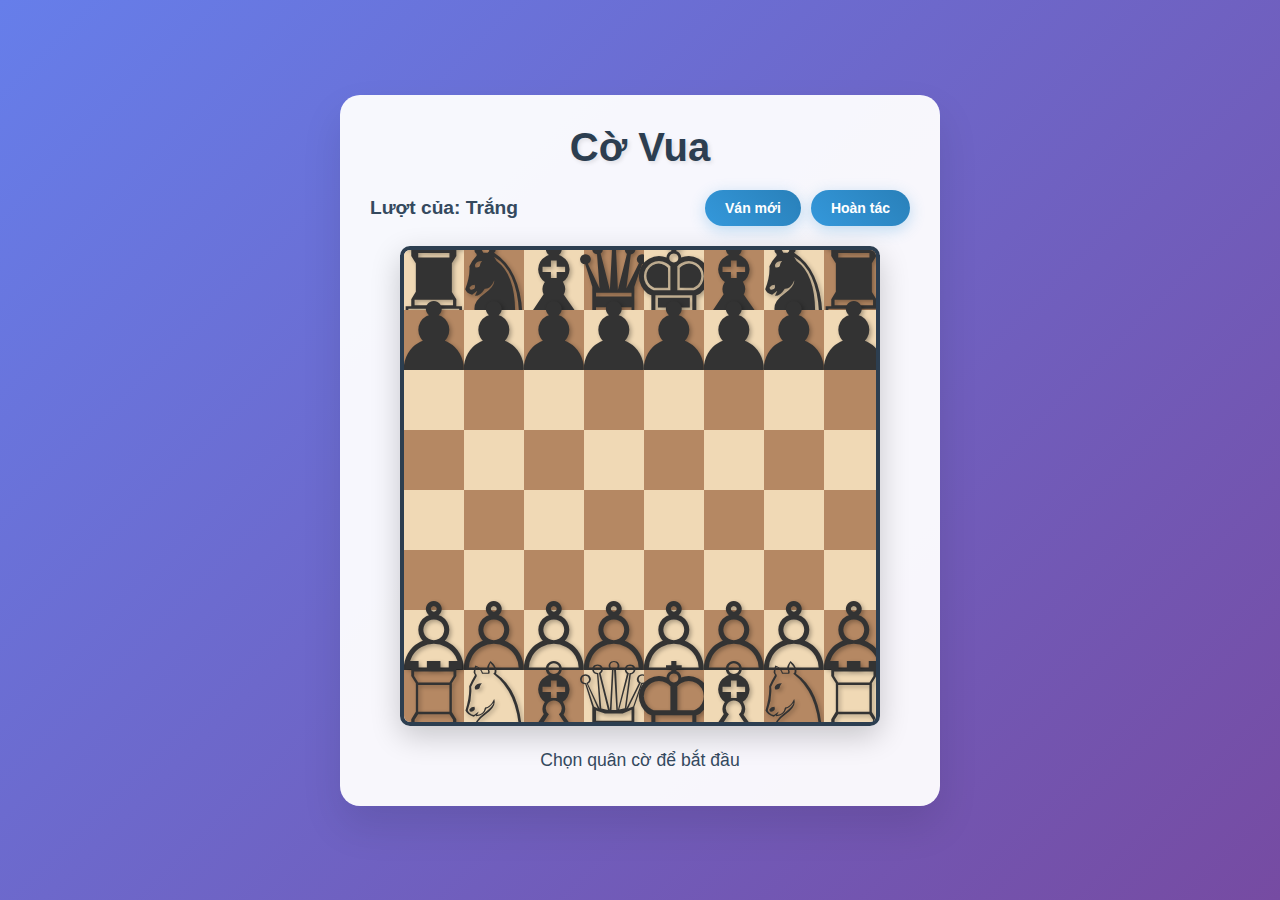
<file: index.html>
<!DOCTYPE html>
<html lang="vi">
<head>
    <meta charset="UTF-8">
    <meta name="viewport" content="width=device-width, initial-scale=1.0">
    <title>Cờ Vua</title>
    <link rel="stylesheet" href="style.css">
</head>
<body>
    <div class="container">
        <h1>Cờ Vua</h1>
        <div class="game-info">
            <div class="player-info">
                <span id="current-player">Lượt của: Trắng</span>
            </div>
            <div class="game-controls">
                <button id="new-game">Ván mới</button>
                <button id="undo-move">Hoàn tác</button>
            </div>
        </div>
        <div class="chess-board" id="chess-board">
            <!-- Chess board will be generated by JavaScript -->
        </div>
        <div class="game-status" id="game-status">
            <p>Chọn quân cờ để bắt đầu</p>
        </div>
    </div>
    <script src="script.js"></script>
</body>
</html>
</file>
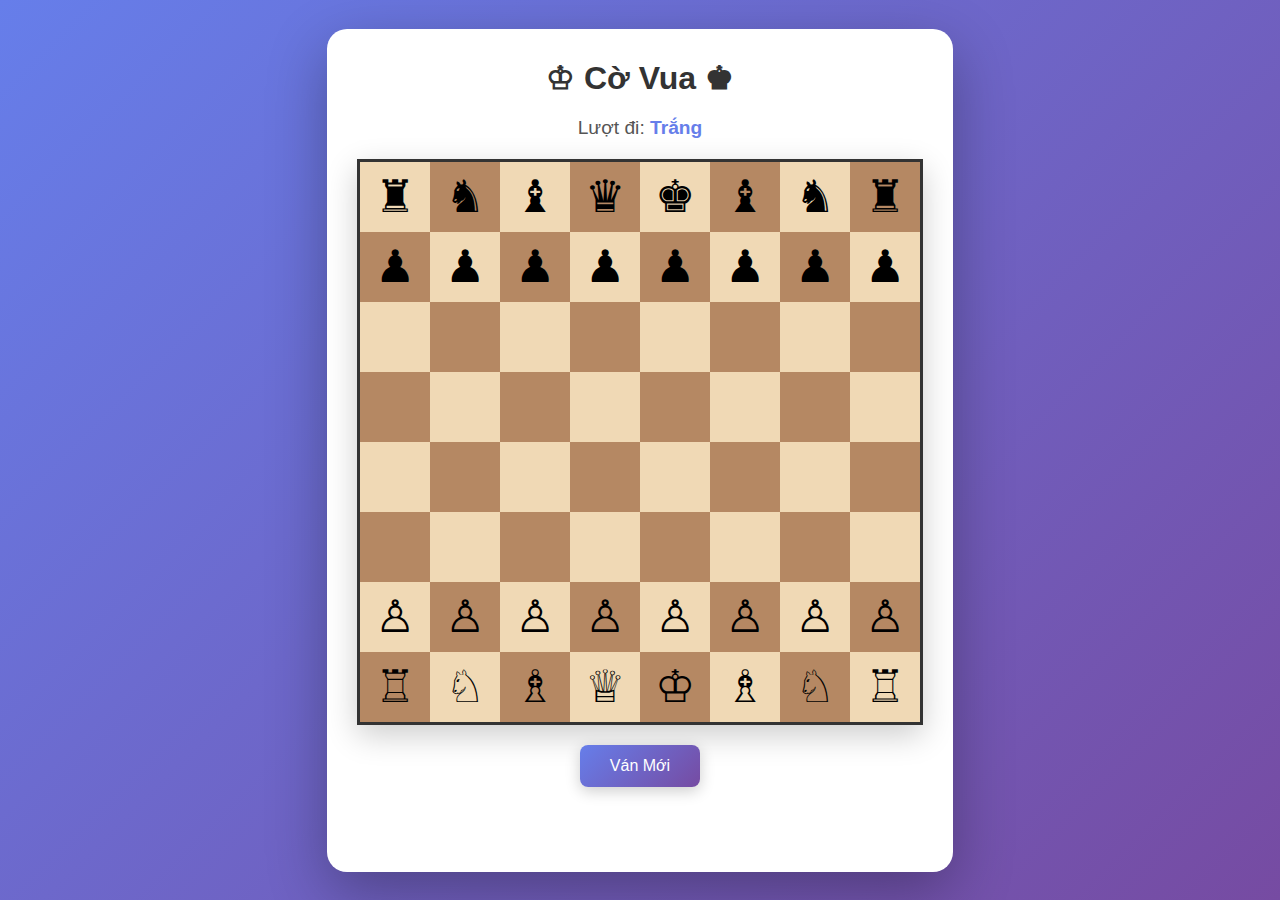
<file: chess.html>
<!DOCTYPE html>
<html lang="vi">
<head>
    <meta charset="UTF-8">
    <meta name="viewport" content="width=device-width, initial-scale=1.0">
    <title>Cờ Vua - Chess Game</title>
    <style>
        * {
            margin: 0;
            padding: 0;
            box-sizing: border-box;
        }

        body {
            font-family: 'Segoe UI', Tahoma, Geneva, Verdana, sans-serif;
            display: flex;
            justify-content: center;
            align-items: center;
            min-height: 100vh;
            background: linear-gradient(135deg, #667eea 0%, #764ba2 100%);
            padding: 20px;
        }

        .container {
            background: white;
            border-radius: 20px;
            padding: 30px;
            box-shadow: 0 20px 60px rgba(0, 0, 0, 0.3);
        }

        h1 {
            text-align: center;
            color: #333;
            margin-bottom: 20px;
            font-size: 2em;
        }

        .game-info {
            text-align: center;
            margin-bottom: 20px;
            font-size: 1.2em;
            color: #555;
        }

        .turn-indicator {
            font-weight: bold;
            color: #667eea;
        }

        .chessboard {
            display: grid;
            grid-template-columns: repeat(8, 70px);
            grid-template-rows: repeat(8, 70px);
            border: 3px solid #333;
            box-shadow: 0 10px 30px rgba(0, 0, 0, 0.2);
            margin: 0 auto;
        }

        .square {
            width: 70px;
            height: 70px;
            display: flex;
            justify-content: center;
            align-items: center;
            font-size: 45px;
            cursor: pointer;
            transition: all 0.2s ease;
            user-select: none;
        }

        .square.light {
            background-color: #f0d9b5;
        }

        .square.dark {
            background-color: #b58863;
        }

        .square:hover {
            opacity: 0.8;
            transform: scale(1.05);
        }

        .square.selected {
            background-color: #7fc97f !important;
            box-shadow: inset 0 0 0 3px #4a9d4a;
        }

        .square.valid-move {
            background-color: #90ee90 !important;
            position: relative;
        }

        .square.valid-move::after {
            content: '';
            position: absolute;
            width: 20px;
            height: 20px;
            background-color: rgba(0, 128, 0, 0.5);
            border-radius: 50%;
        }

        .square.valid-move.has-piece::after {
            width: 60px;
            height: 60px;
            background-color: transparent;
            border: 3px solid rgba(255, 0, 0, 0.6);
            border-radius: 50%;
        }

        .controls {
            margin-top: 20px;
            text-align: center;
        }

        .btn {
            padding: 12px 30px;
            font-size: 16px;
            border: none;
            border-radius: 8px;
            background: linear-gradient(135deg, #667eea 0%, #764ba2 100%);
            color: white;
            cursor: pointer;
            transition: transform 0.2s ease;
            box-shadow: 0 4px 15px rgba(0, 0, 0, 0.2);
        }

        .btn:hover {
            transform: translateY(-2px);
            box-shadow: 0 6px 20px rgba(0, 0, 0, 0.3);
        }

        .btn:active {
            transform: translateY(0);
        }

        .message {
            margin-top: 15px;
            padding: 10px;
            border-radius: 8px;
            font-weight: bold;
            text-align: center;
            min-height: 40px;
        }

        .message.check {
            background-color: #ffe4e1;
            color: #dc143c;
        }

        .message.checkmate {
            background-color: #ffd700;
            color: #8b0000;
            font-size: 1.3em;
        }
    </style>
</head>
<body>
    <div class="container">
        <h1>♔ Cờ Vua ♚</h1>
        <div class="game-info">
            Lượt đi: <span class="turn-indicator" id="turn">Trắng</span>
        </div>
        <div class="chessboard" id="chessboard"></div>
        <div class="controls">
            <button class="btn" onclick="resetGame()">Ván Mới</button>
        </div>
        <div class="message" id="message"></div>
    </div>

    <script>
        // Unicode chess pieces
        const pieces = {
            'K': '♔', 'Q': '♕', 'R': '♖', 'B': '♗', 'N': '♘', 'P': '♙',  // White pieces
            'k': '♚', 'q': '♛', 'r': '♜', 'b': '♝', 'n': '♞', 'p': '♟'   // Black pieces
        };

        // Initial chess board setup (FEN-like notation)
        let board = [
            ['r', 'n', 'b', 'q', 'k', 'b', 'n', 'r'],
            ['p', 'p', 'p', 'p', 'p', 'p', 'p', 'p'],
            ['', '', '', '', '', '', '', ''],
            ['', '', '', '', '', '', '', ''],
            ['', '', '', '', '', '', '', ''],
            ['', '', '', '', '', '', '', ''],
            ['P', 'P', 'P', 'P', 'P', 'P', 'P', 'P'],
            ['R', 'N', 'B', 'Q', 'K', 'B', 'N', 'R']
        ];

        let currentTurn = 'white'; // 'white' or 'black'
        let selectedSquare = null;
        let validMoves = [];

        function initBoard() {
            const chessboard = document.getElementById('chessboard');
            chessboard.innerHTML = '';

            for (let row = 0; row < 8; row++) {
                for (let col = 0; col < 8; col++) {
                    const square = document.createElement('div');
                    square.className = `square ${(row + col) % 2 === 0 ? 'light' : 'dark'}`;
                    square.dataset.row = row;
                    square.dataset.col = col;
                    square.textContent = pieces[board[row][col]] || '';
                    square.addEventListener('click', () => handleSquareClick(row, col));
                    chessboard.appendChild(square);
                }
            }
        }

        function handleSquareClick(row, col) {
            const piece = board[row][col];
            
            // If a square is already selected
            if (selectedSquare) {
                // Check if this is a valid move
                if (validMoves.some(move => move.row === row && move.col === col)) {
                    // Make the move
                    board[row][col] = board[selectedSquare.row][selectedSquare.col];
                    board[selectedSquare.row][selectedSquare.col] = '';
                    
                    // Switch turn
                    currentTurn = currentTurn === 'white' ? 'black' : 'white';
                    updateTurnIndicator();
                    
                    // Clear selection
                    clearSelection();
                    initBoard();
                } else {
                    // Try to select new piece
                    clearSelection();
                    if (piece && isCorrectTurn(piece)) {
                        selectSquare(row, col);
                    }
                }
            } else {
                // Select a piece if it belongs to current player
                if (piece && isCorrectTurn(piece)) {
                    selectSquare(row, col);
                }
            }
        }

        function isCorrectTurn(piece) {
            if (currentTurn === 'white') {
                return piece === piece.toUpperCase();
            } else {
                return piece === piece.toLowerCase();
            }
        }

        function selectSquare(row, col) {
            selectedSquare = { row, col };
            validMoves = getValidMoves(row, col);
            
            // Highlight selected square
            const squares = document.querySelectorAll('.square');
            const index = row * 8 + col;
            squares[index].classList.add('selected');
            
            // Highlight valid moves
            validMoves.forEach(move => {
                const moveIndex = move.row * 8 + move.col;
                squares[moveIndex].classList.add('valid-move');
                if (board[move.row][move.col]) {
                    squares[moveIndex].classList.add('has-piece');
                }
            });
        }

        function clearSelection() {
            selectedSquare = null;
            validMoves = [];
            document.querySelectorAll('.square').forEach(sq => {
                sq.classList.remove('selected', 'valid-move', 'has-piece');
            });
        }

        function getValidMoves(row, col) {
            const piece = board[row][col].toLowerCase();
            let moves = [];

            switch(piece) {
                case 'p':
                    moves = getPawnMoves(row, col);
                    break;
                case 'r':
                    moves = getRookMoves(row, col);
                    break;
                case 'n':
                    moves = getKnightMoves(row, col);
                    break;
                case 'b':
                    moves = getBishopMoves(row, col);
                    break;
                case 'q':
                    moves = getQueenMoves(row, col);
                    break;
                case 'k':
                    moves = getKingMoves(row, col);
                    break;
            }

            return moves;
        }

        function getPawnMoves(row, col) {
            const moves = [];
            const piece = board[row][col];
            const direction = piece === piece.toUpperCase() ? -1 : 1;
            const startRow = piece === piece.toUpperCase() ? 6 : 1;

            // Move forward one square
            if (isValidSquare(row + direction, col) && !board[row + direction][col]) {
                moves.push({ row: row + direction, col });
                
                // Move forward two squares from starting position
                if (row === startRow && !board[row + 2 * direction][col]) {
                    moves.push({ row: row + 2 * direction, col });
                }
            }

            // Capture diagonally
            [-1, 1].forEach(dc => {
                const newRow = row + direction;
                const newCol = col + dc;
                if (isValidSquare(newRow, newCol) && board[newRow][newCol] && 
                    isOpponent(piece, board[newRow][newCol])) {
                    moves.push({ row: newRow, col: newCol });
                }
            });

            return moves;
        }

        function getRookMoves(row, col) {
            const moves = [];
            const directions = [[0, 1], [0, -1], [1, 0], [-1, 0]];
            
            directions.forEach(([dr, dc]) => {
                for (let i = 1; i < 8; i++) {
                    const newRow = row + dr * i;
                    const newCol = col + dc * i;
                    
                    if (!isValidSquare(newRow, newCol)) break;
                    
                    if (!board[newRow][newCol]) {
                        moves.push({ row: newRow, col: newCol });
                    } else {
                        if (isOpponent(board[row][col], board[newRow][newCol])) {
                            moves.push({ row: newRow, col: newCol });
                        }
                        break;
                    }
                }
            });

            return moves;
        }

        function getKnightMoves(row, col) {
            const moves = [];
            const knightMoves = [
                [-2, -1], [-2, 1], [-1, -2], [-1, 2],
                [1, -2], [1, 2], [2, -1], [2, 1]
            ];

            knightMoves.forEach(([dr, dc]) => {
                const newRow = row + dr;
                const newCol = col + dc;
                
                if (isValidSquare(newRow, newCol) && 
                    (!board[newRow][newCol] || isOpponent(board[row][col], board[newRow][newCol]))) {
                    moves.push({ row: newRow, col: newCol });
                }
            });

            return moves;
        }

        function getBishopMoves(row, col) {
            const moves = [];
            const directions = [[1, 1], [1, -1], [-1, 1], [-1, -1]];
            
            directions.forEach(([dr, dc]) => {
                for (let i = 1; i < 8; i++) {
                    const newRow = row + dr * i;
                    const newCol = col + dc * i;
                    
                    if (!isValidSquare(newRow, newCol)) break;
                    
                    if (!board[newRow][newCol]) {
                        moves.push({ row: newRow, col: newCol });
                    } else {
                        if (isOpponent(board[row][col], board[newRow][newCol])) {
                            moves.push({ row: newRow, col: newCol });
                        }
                        break;
                    }
                }
            });

            return moves;
        }

        function getQueenMoves(row, col) {
            return [...getRookMoves(row, col), ...getBishopMoves(row, col)];
        }

        function getKingMoves(row, col) {
            const moves = [];
            const directions = [
                [-1, -1], [-1, 0], [-1, 1],
                [0, -1],           [0, 1],
                [1, -1],  [1, 0],  [1, 1]
            ];

            directions.forEach(([dr, dc]) => {
                const newRow = row + dr;
                const newCol = col + dc;
                
                if (isValidSquare(newRow, newCol) && 
                    (!board[newRow][newCol] || isOpponent(board[row][col], board[newRow][newCol]))) {
                    moves.push({ row: newRow, col: newCol });
                }
            });

            return moves;
        }

        function isValidSquare(row, col) {
            return row >= 0 && row < 8 && col >= 0 && col < 8;
        }

        function isOpponent(piece1, piece2) {
            return (piece1 === piece1.toUpperCase()) !== (piece2 === piece2.toUpperCase());
        }

        function updateTurnIndicator() {
            const turnElement = document.getElementById('turn');
            turnElement.textContent = currentTurn === 'white' ? 'Trắng' : 'Đen';
        }

        function resetGame() {
            board = [
                ['r', 'n', 'b', 'q', 'k', 'b', 'n', 'r'],
                ['p', 'p', 'p', 'p', 'p', 'p', 'p', 'p'],
                ['', '', '', '', '', '', '', '', ''],
                ['', '', '', '', '', '', '', '', ''],
                ['', '', '', '', '', '', '', '', ''],
                ['', '', '', '', '', '', '', '', ''],
                ['P', 'P', 'P', 'P', 'P', 'P', 'P', 'P'],
                ['R', 'N', 'B', 'Q', 'K', 'B', 'N', 'R']
            ];
            currentTurn = 'white';
            clearSelection();
            updateTurnIndicator();
            initBoard();
            document.getElementById('message').textContent = '';
            document.getElementById('message').className = 'message';
        }

        // Initialize the game
        initBoard();
    </script>
</body>
</html>
</file>
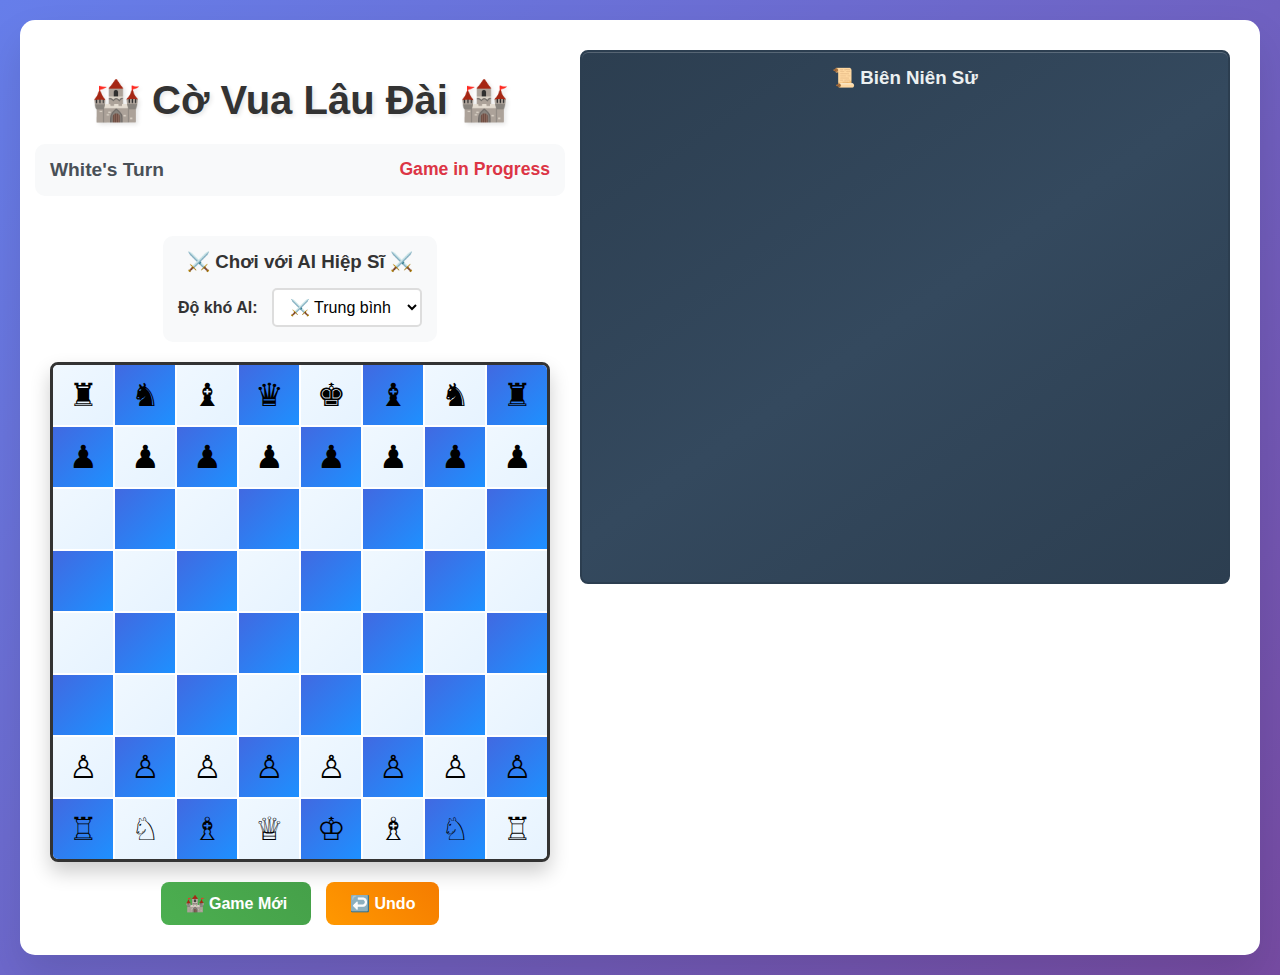
<file: chess_game.html>
<!DOCTYPE html>
<html lang="en">
<head>
    <meta charset="UTF-8">
    <meta name="viewport" content="width=device-width, initial-scale=1.0">
    <title>Chess Game</title>
    <style>
        body {
            font-family: 'Arial', sans-serif;
            margin: 0;
            padding: 20px;
            background: linear-gradient(135deg, #667eea 0%, #764ba2 100%);
            min-height: 100vh;
            display: flex;
            justify-content: center;
            align-items: center;
        }

        .game-container {
            background: white;
            border-radius: 15px;
            padding: 30px;
            box-shadow: 0 20px 40px rgba(0,0,0,0.1);
            text-align: center;
            display: flex;
            gap: 30px;
            max-width: 1200px;
            width: 100%;
        }

        .left-panel {
            flex: 0 0 auto;
            display: flex;
            flex-direction: column;
            align-items: center;
        }

        .right-panel {
            flex: 1;
            display: flex;
            flex-direction: column;
            min-width: 300px;
        }

        h1 {
            color: #333;
            margin-bottom: 20px;
            font-size: 2.5em;
            text-shadow: 2px 2px 4px rgba(0,0,0,0.1);
        }

        .game-info {
            display: flex;
            justify-content: space-between;
            align-items: center;
            margin-bottom: 20px;
            padding: 15px;
            background: #f8f9fa;
            border-radius: 10px;
            width: 100%;
        }

        .current-player {
            font-size: 1.2em;
            font-weight: bold;
            color: #495057;
        }

        .game-status {
            font-size: 1.1em;
            color: #dc3545;
            font-weight: bold;
        }

        .chess-board {
            display: grid;
            grid-template-columns: repeat(8, 60px);
            grid-template-rows: repeat(8, 60px);
            gap: 2px;
            margin: 0 auto;
            border: 3px solid #333;
            border-radius: 8px;
            overflow: hidden;
            box-shadow: 0 10px 20px rgba(0,0,0,0.2);
        }

        .square {
            width: 60px;
            height: 60px;
            display: flex;
            justify-content: center;
            align-items: center;
            font-size: 2em;
            cursor: pointer;
            transition: all 0.2s ease;
            position: relative;
        }

        .square.light {
            background: linear-gradient(135deg, #f0f8ff 0%, #e6f3ff 100%);
        }

        .square.dark {
            background: linear-gradient(135deg, #4169e1 0%, #1e90ff 100%);
        }

        .square:hover {
            transform: scale(1.05);
            box-shadow: inset 0 0 0 3px #ffd700;
        }

        .square.selected {
            background-color: #ffd700 !important;
            box-shadow: inset 0 0 0 3px #ff6b6b;
        }

        .square.possible-move {
            background-color: #90EE90 !important;
        }

        .square.possible-move::after {
            content: '';
            width: 20px;
            height: 20px;
            background-color: #4CAF50;
            border-radius: 50%;
            opacity: 0.7;
        }

        .square.last-move {
            background-color: #ffeb3b !important;
        }

        .controls {
            margin-top: 20px;
            display: flex;
            gap: 15px;
            justify-content: center;
            flex-wrap: wrap;
        }

        button {
            padding: 12px 24px;
            font-size: 1em;
            border: none;
            border-radius: 8px;
            cursor: pointer;
            transition: all 0.3s ease;
            font-weight: bold;
        }

        .btn-new-game {
            background: linear-gradient(45deg, #4CAF50, #45a049);
            color: white;
        }

        .btn-new-game:hover {
            transform: translateY(-2px);
            box-shadow: 0 5px 15px rgba(76, 175, 80, 0.4);
        }

        .btn-undo {
            background: linear-gradient(45deg, #ff9800, #f57c00);
            color: white;
        }

        .btn-undo:hover {
            transform: translateY(-2px);
            box-shadow: 0 5px 15px rgba(255, 152, 0, 0.4);
        }

        .move-history {
            flex: 1;
            background: 
                linear-gradient(145deg, #2c3e50 0%, #34495e 50%, #2c3e50 100%),
                url('data:image/svg+xml,<svg xmlns="http://www.w3.org/2000/svg" width="40" height="40" viewBox="0 0 40 40"><defs><pattern id="castle-small3" x="0" y="0" width="20" height="20" patternUnits="userSpaceOnUse"><rect width="20" height="20" fill="%2334495e" stroke="%232c3e50" stroke-width="1"/><rect x="0" y="0" width="20" height="4" fill="%232c3e50"/><rect x="0" y="16" width="20" height="4" fill="%232c3e50"/><rect x="0" y="4" width="4" height="12" fill="%231a252f"/><rect x="16" y="4" width="4" height="12" fill="%231a252f"/><rect x="8" y="4" width="4" height="12" fill="%231a252f"/></pattern></defs><rect width="40" height="40" fill="url(%23castle-small3)"/></svg>');
            border-radius: 8px;
            padding: 15px;
            text-align: left;
            border: 2px solid #2c3e50;
            box-shadow: inset 0 1px 0 rgba(255,255,255,0.2);
            overflow-y: auto;
            max-height: 500px;
        }

        .move-history h3 {
            margin-top: 0;
            color: #ecf0f1;
            text-align: center;
            margin-bottom: 15px;
        }

        .move-entry {
            padding: 8px 0;
            border-bottom: 1px solid #2c3e50;
            font-family: monospace;
            color: #ecf0f1;
            font-size: 0.9em;
        }

        .move-entry:last-child {
            border-bottom: none;
        }

        .game-mode-selection {
            margin: 20px 0;
            padding: 15px;
            background: #f8f9fa;
            border-radius: 10px;
            text-align: center;
        }

        .game-mode-selection h3 {
            margin: 0 0 15px 0;
            color: #333;
        }

        .difficulty-selection {
            margin-top: 0;
        }

        .difficulty-selection label {
            margin-right: 10px;
            font-weight: bold;
            color: #333;
        }

        .difficulty-selection select {
            padding: 8px 12px;
            border: 2px solid #ddd;
            border-radius: 5px;
            font-size: 1em;
            background: white;
        }

        .ai-thinking {
            color: #ff9800;
            font-style: italic;
            margin-top: 10px;
        }

        /* Game Over Modal */
        .game-over-modal {
            display: none;
            position: fixed;
            z-index: 1000;
            left: 0;
            top: 0;
            width: 100%;
            height: 100%;
            background-color: rgba(0,0,0,0.5);
            animation: fadeIn 0.3s ease;
        }

        .modal-content {
            background: linear-gradient(135deg, #667eea 0%, #764ba2 100%);
            margin: 15% auto;
            padding: 30px;
            border-radius: 20px;
            width: 400px;
            max-width: 90%;
            text-align: center;
            box-shadow: 0 20px 40px rgba(0,0,0,0.3);
            animation: slideIn 0.3s ease;
        }

        .modal-content h2 {
            color: white;
            font-size: 2.5em;
            margin: 0 0 20px 0;
            text-shadow: 2px 2px 4px rgba(0,0,0,0.3);
        }

        .modal-content p {
            color: white;
            font-size: 1.2em;
            margin: 0 0 30px 0;
            opacity: 0.9;
        }

        .modal-buttons {
            display: flex;
            gap: 15px;
            justify-content: center;
        }

        .btn-modal {
            padding: 12px 24px;
            font-size: 1.1em;
            border: none;
            border-radius: 10px;
            cursor: pointer;
            transition: all 0.3s ease;
            font-weight: bold;
            min-width: 120px;
        }

        .btn-new-game-modal {
            background: linear-gradient(45deg, #4CAF50, #45a049);
            color: white;
        }

        .btn-new-game-modal:hover {
            transform: translateY(-2px);
            box-shadow: 0 5px 15px rgba(76, 175, 80, 0.4);
        }

        .btn-close-modal {
            background: linear-gradient(45deg, #f44336, #d32f2f);
            color: white;
        }

        .btn-close-modal:hover {
            transform: translateY(-2px);
            box-shadow: 0 5px 15px rgba(244, 67, 54, 0.4);
        }

        @keyframes fadeIn {
            from { opacity: 0; }
            to { opacity: 1; }
        }

        @keyframes slideIn {
            from { 
                opacity: 0;
                transform: translateY(-50px);
            }
            to { 
                opacity: 1;
                transform: translateY(0);
            }
        }

        @media (max-width: 1024px) {
            .game-container {
                flex-direction: column;
                gap: 20px;
            }
            
            .right-panel {
                min-width: auto;
            }
            
            .move-history {
                max-height: 300px;
            }
        }

        @media (max-width: 768px) {
            .modal-content {
                width: 350px;
                padding: 20px;
            }
            
            .modal-content h2 {
                font-size: 2em;
            }
            
            .modal-buttons {
                flex-direction: column;
            }
            
            .chess-board {
                grid-template-columns: repeat(8, 45px);
                grid-template-rows: repeat(8, 45px);
            }
            
            .square {
                width: 45px;
                height: 45px;
                font-size: 1.5em;
            }
            
            .game-container {
                padding: 20px;
                margin: 10px;
            }
        }
    </style>
</head>
<body>
    <div class="game-container">
        <div class="left-panel">
            <h1>🏰 Cờ Vua Lâu Đài 🏰</h1>
            
            <div class="game-info">
                <div class="current-player" id="currentPlayer">White's Turn</div>
                <div class="game-status" id="gameStatus">Game in Progress</div>
            </div>

            <div class="game-mode-selection">
                <h3>⚔️ Chơi với AI Hiệp Sĩ ⚔️</h3>
                <div class="difficulty-selection">
                    <label for="difficulty">Độ khó AI:</label>
                    <select id="difficulty" onchange="setDifficulty()">
                        <option value="easy">🛡️ Dễ</option>
                        <option value="medium" selected>⚔️ Trung bình</option>
                        <option value="hard">👑 Khó</option>
                    </select>
                </div>
            </div>

            <div class="chess-board" id="chessBoard"></div>

            <div class="controls">
                <button class="btn-new-game" onclick="newGame()">🏰 Game Mới</button>
                <button class="btn-undo" onclick="undoMove()">↩️ Undo</button>
            </div>
        </div>

        <div class="right-panel">
            <div class="move-history">
                <h3>📜 Biên Niên Sử</h3>
                <div id="moveHistory"></div>
            </div>
        </div>
    </div>

    <!-- Game Over Modal -->
    <div id="gameOverModal" class="game-over-modal">
        <div class="modal-content">
            <h2 id="modalTitle">🎉 Chúc mừng! 🎉</h2>
            <p id="modalMessage">Bạn đã thắng cuộc!</p>
            <div class="modal-buttons">
                <button class="btn-modal btn-new-game-modal" onclick="newGameFromModal()">Chơi lại</button>
                <button class="btn-modal btn-close-modal" onclick="closeModal()">Đóng</button>
            </div>
        </div>
    </div>

    <script>
        // Chess piece Unicode symbols
        const pieces = {
            'wK': '♔', 'wQ': '♕', 'wR': '♖', 'wB': '♗', 'wN': '♘', 'wP': '♙',
            'bK': '♚', 'bQ': '♛', 'bR': '♜', 'bB': '♝', 'bN': '♞', 'bP': '♟'
        };

        // Initial board setup
        let board = [
            ['bR', 'bN', 'bB', 'bQ', 'bK', 'bB', 'bN', 'bR'],
            ['bP', 'bP', 'bP', 'bP', 'bP', 'bP', 'bP', 'bP'],
            ['', '', '', '', '', '', '', ''],
            ['', '', '', '', '', '', '', ''],
            ['', '', '', '', '', '', '', ''],
            ['', '', '', '', '', '', '', ''],
            ['wP', 'wP', 'wP', 'wP', 'wP', 'wP', 'wP', 'wP'],
            ['wR', 'wN', 'wB', 'wQ', 'wK', 'wB', 'wN', 'wR']
        ];

        let currentPlayer = 'white';
        let selectedSquare = null;
        let gameHistory = [];
        let moveHistory = [];
        let gameMode = 'ai'; // Always AI mode
        let aiDifficulty = 'medium'; // 'easy', 'medium', 'hard'
        let isAiThinking = false;
        let gameOver = false;

        // Initialize the game
        function initGame() {
            createBoard();
            updateDisplay();
        }

        // Game is always in AI mode

        // Set AI difficulty
        function setDifficulty() {
            aiDifficulty = document.getElementById('difficulty').value;
        }

        // AI Move Functions
        function makeAiMove() {
            if (isAiThinking || currentPlayer !== 'black' || gameOver) return;
            
            isAiThinking = true;
            document.getElementById('gameStatus').textContent = 'AI đang suy nghĩ...';
            
            setTimeout(() => {
                const bestMove = getBestMove();
                if (bestMove) {
                    makeMove(bestMove.from[0], bestMove.from[1], bestMove.to[0], bestMove.to[1]);
                }
                isAiThinking = false;
                updateDisplay();
            }, 1000);
        }

        function getBestMove() {
            const moves = getAllValidMoves('black');
            if (moves.length === 0) return null;

            let bestMove = null;
            let bestScore = -Infinity;

            for (let move of moves) {
                const score = evaluateMove(move);
                if (score > bestScore) {
                    bestScore = score;
                    bestMove = move;
                }
            }

            return bestMove;
        }

        function getAllValidMoves(player) {
            const moves = [];
            const playerPrefix = player === 'white' ? 'w' : 'b';

            for (let row = 0; row < 8; row++) {
                for (let col = 0; col < 8; col++) {
                    if (board[row][col] && board[row][col].startsWith(playerPrefix)) {
                        for (let toRow = 0; toRow < 8; toRow++) {
                            for (let toCol = 0; toCol < 8; toCol++) {
                                if (isValidMove(row, col, toRow, toCol)) {
                                    moves.push({
                                        from: [row, col],
                                        to: [toRow, toCol],
                                        piece: board[row][col],
                                        captured: board[toRow][toCol]
                                    });
                                }
                            }
                        }
                    }
                }
            }

            return moves;
        }

        function evaluateMove(move) {
            let score = 0;
            
            // Piece values
            const pieceValues = {
                'P': 1, 'N': 3, 'B': 3, 'R': 5, 'Q': 9, 'K': 100
            };

            // Capture bonus
            if (move.captured) {
                const capturedValue = pieceValues[move.captured[1]] || 0;
                score += capturedValue * 10;
            }

            // Center control bonus
            const centerDistance = Math.abs(move.to[0] - 3.5) + Math.abs(move.to[1] - 3.5);
            score += (7 - centerDistance) * 0.5;

            // Random factor for variety (based on difficulty)
            const randomFactor = aiDifficulty === 'easy' ? 0.3 : 
                               aiDifficulty === 'medium' ? 0.1 : 0.05;
            score += (Math.random() - 0.5) * randomFactor * 10;

            // Avoid moving into danger (simplified)
            if (isSquareAttacked(move.to[0], move.to[1], 'white')) {
                score -= 2;
            }

            return score;
        }

        function isSquareAttacked(row, col, byPlayer) {
            const attackerPrefix = byPlayer === 'white' ? 'w' : 'b';
            
            for (let r = 0; r < 8; r++) {
                for (let c = 0; c < 8; c++) {
                    if (board[r][c] && board[r][c].startsWith(attackerPrefix)) {
                        if (isValidMove(r, c, row, col)) {
                            return true;
                        }
                    }
                }
            }
            return false;
        }

        // Create the chess board
        function createBoard() {
            const boardElement = document.getElementById('chessBoard');
            boardElement.innerHTML = '';

            for (let row = 0; row < 8; row++) {
                for (let col = 0; col < 8; col++) {
                    const square = document.createElement('div');
                    square.className = `square ${(row + col) % 2 === 0 ? 'light' : 'dark'}`;
                    square.dataset.row = row;
                    square.dataset.col = col;
                    square.onclick = () => handleSquareClick(row, col);
                    
                    if (board[row][col]) {
                        square.textContent = pieces[board[row][col]];
                    }
                    
                    boardElement.appendChild(square);
                }
            }
        }

        // Handle square click
        function handleSquareClick(row, col) {
            // Don't allow moves if game is over
            if (gameOver) {
                return;
            }
            
            // Only allow human moves when it's white's turn and AI is not thinking
            if (currentPlayer !== 'white' || isAiThinking) {
                return;
            }
            
            const square = document.querySelector(`[data-row="${row}"][data-col="${col}"]`);
            
            if (selectedSquare) {
                const [selectedRow, selectedCol] = selectedSquare;
                
                if (isValidMove(selectedRow, selectedCol, row, col)) {
                    makeMove(selectedRow, selectedCol, row, col);
                    clearSelection();
                    
                    // Check if game is over after move
                    if (gameOver) {
                        return;
                    }
                    
                    // AI makes move after human move
                    if (currentPlayer === 'black') {
                        setTimeout(() => makeAiMove(), 500);
                    }
                } else if (board[row][col] && board[row][col].startsWith(currentPlayer[0])) {
                    selectSquare(row, col);
                } else {
                    clearSelection();
                }
            } else if (board[row][col] && board[row][col].startsWith(currentPlayer[0])) {
                selectSquare(row, col);
            }
        }

        // Select a square
        function selectSquare(row, col) {
            clearSelection();
            selectedSquare = [row, col];
            const square = document.querySelector(`[data-row="${row}"][data-col="${col}"]`);
            square.classList.add('selected');
            showPossibleMoves(row, col);
        }

        // Clear selection
        function clearSelection() {
            selectedSquare = null;
            document.querySelectorAll('.square').forEach(sq => {
                sq.classList.remove('selected', 'possible-move');
            });
        }

        // Show possible moves
        function showPossibleMoves(row, col) {
            for (let r = 0; r < 8; r++) {
                for (let c = 0; c < 8; c++) {
                    if (isValidMove(row, col, r, c)) {
                        const square = document.querySelector(`[data-row="${r}"][data-col="${c}"]`);
                        square.classList.add('possible-move');
                    }
                }
            }
        }

        // Check if move is valid
        function isValidMove(fromRow, fromCol, toRow, toCol) {
            const piece = board[fromRow][fromCol];
            const targetPiece = board[toRow][toCol];
            
            // Can't move to same square
            if (fromRow === toRow && fromCol === toCol) return false;
            
            // Can't capture own piece
            if (targetPiece && targetPiece.startsWith(piece[0])) return false;
            
            // Check piece-specific movement rules
            switch (piece[1]) {
                case 'P': return isValidPawnMove(fromRow, fromCol, toRow, toCol);
                case 'R': return isValidRookMove(fromRow, fromCol, toRow, toCol);
                case 'N': return isValidKnightMove(fromRow, fromCol, toRow, toCol);
                case 'B': return isValidBishopMove(fromRow, fromCol, toRow, toCol);
                case 'Q': return isValidQueenMove(fromRow, fromCol, toRow, toCol);
                case 'K': return isValidKingMove(fromRow, fromCol, toRow, toCol);
                default: return false;
            }
        }

        // Pawn movement
        function isValidPawnMove(fromRow, fromCol, toRow, toCol) {
            const direction = board[fromRow][fromCol][0] === 'w' ? -1 : 1;
            const startRow = board[fromRow][fromCol][0] === 'w' ? 6 : 1;
            
            // Forward move
            if (fromCol === toCol && !board[toRow][toCol]) {
                if (toRow === fromRow + direction) return true;
                if (fromRow === startRow && toRow === fromRow + 2 * direction) return true;
            }
            
            // Diagonal capture
            if (Math.abs(toCol - fromCol) === 1 && toRow === fromRow + direction) {
                return board[toRow][toCol] !== '';
            }
            
            return false;
        }

        // Rook movement
        function isValidRookMove(fromRow, fromCol, toRow, toCol) {
            if (fromRow !== toRow && fromCol !== toCol) return false;
            return isPathClear(fromRow, fromCol, toRow, toCol);
        }

        // Knight movement
        function isValidKnightMove(fromRow, fromCol, toRow, toCol) {
            const rowDiff = Math.abs(toRow - fromRow);
            const colDiff = Math.abs(toCol - fromCol);
            return (rowDiff === 2 && colDiff === 1) || (rowDiff === 1 && colDiff === 2);
        }

        // Bishop movement
        function isValidBishopMove(fromRow, fromCol, toRow, toCol) {
            if (Math.abs(toRow - fromRow) !== Math.abs(toCol - fromCol)) return false;
            return isPathClear(fromRow, fromCol, toRow, toCol);
        }

        // Queen movement
        function isValidQueenMove(fromRow, fromCol, toRow, toCol) {
            return isValidRookMove(fromRow, fromCol, toRow, toCol) || 
                   isValidBishopMove(fromRow, fromCol, toRow, toCol);
        }

        // King movement
        function isValidKingMove(fromRow, fromCol, toRow, toCol) {
            const rowDiff = Math.abs(toRow - fromRow);
            const colDiff = Math.abs(toCol - fromCol);
            return rowDiff <= 1 && colDiff <= 1;
        }

        // Check if path is clear
        function isPathClear(fromRow, fromCol, toRow, toCol) {
            const rowStep = toRow > fromRow ? 1 : toRow < fromRow ? -1 : 0;
            const colStep = toCol > fromCol ? 1 : toCol < fromCol ? -1 : 0;
            
            let currentRow = fromRow + rowStep;
            let currentCol = fromCol + colStep;
            
            while (currentRow !== toRow || currentCol !== toCol) {
                if (board[currentRow][currentCol] !== '') return false;
                currentRow += rowStep;
                currentCol += colStep;
            }
            
            return true;
        }

        // Make a move
        function makeMove(fromRow, fromCol, toRow, toCol) {
            const move = {
                from: [fromRow, fromCol],
                to: [toRow, toCol],
                piece: board[fromRow][fromCol],
                captured: board[toRow][toCol]
            };
            
            gameHistory.push(JSON.parse(JSON.stringify(board)));
            moveHistory.push(move);
            
            // Check if king is captured
            if (board[toRow][toCol] && (board[toRow][toCol] === 'wK' || board[toRow][toCol] === 'bK')) {
                gameOver = true;
                // Người thắng là người vừa đi (người ăn vua)
                const winner = currentPlayer === 'white' ? 'Trắng' : 'Đen';
                showGameOverModal(winner);
                return;
            }
            
            board[toRow][toCol] = board[fromRow][fromCol];
            board[fromRow][fromCol] = '';
            
            currentPlayer = currentPlayer === 'white' ? 'black' : 'white';
            
            updateDisplay();
            addMoveToHistory(move);
        }

        // Update display
        function updateDisplay() {
            createBoard();
            
            if (gameOver) {
                return; // Don't update player turn if game is over
            }
            
            document.getElementById('currentPlayer').textContent = 
                `${currentPlayer.charAt(0).toUpperCase() + currentPlayer.slice(1)}'s Turn`;
            
            // Check for game over conditions
            if (isCheckmate()) {
                document.getElementById('gameStatus').textContent = 'Checkmate!';
            } else if (isStalemate()) {
                document.getElementById('gameStatus').textContent = 'Stalemate!';
            } else {
                document.getElementById('gameStatus').textContent = 'Game in Progress';
            }
        }

        // Check for checkmate (simplified)
        function isCheckmate() {
            // This is a simplified checkmate detection
            // In a full implementation, you'd check if the king is in check
            // and if there are no legal moves available
            return false;
        }

        // Check for stalemate (simplified)
        function isStalemate() {
            // This is a simplified stalemate detection
            return false;
        }

        // Add move to history
        function addMoveToHistory(move) {
            const historyElement = document.getElementById('moveHistory');
            const moveEntry = document.createElement('div');
            moveEntry.className = 'move-entry';
            moveEntry.textContent = `${moveHistory.length}. ${move.piece} ${String.fromCharCode(97 + move.from[1])}${8 - move.from[0]} → ${String.fromCharCode(97 + move.to[1])}${8 - move.to[0]}`;
            historyElement.appendChild(moveEntry);
            historyElement.scrollTop = historyElement.scrollHeight;
        }

        // New game
        function newGame() {
            board = [
                ['bR', 'bN', 'bB', 'bQ', 'bK', 'bB', 'bN', 'bR'],
                ['bP', 'bP', 'bP', 'bP', 'bP', 'bP', 'bP', 'bP'],
                ['', '', '', '', '', '', '', ''],
                ['', '', '', '', '', '', '', ''],
                ['', '', '', '', '', '', '', ''],
                ['', '', '', '', '', '', '', ''],
                ['wP', 'wP', 'wP', 'wP', 'wP', 'wP', 'wP', 'wP'],
                ['wR', 'wN', 'wB', 'wQ', 'wK', 'wB', 'wN', 'wR']
            ];
            
            currentPlayer = 'white';
            selectedSquare = null;
            gameHistory = [];
            moveHistory = [];
            isAiThinking = false;
            gameOver = false;
            
            document.getElementById('moveHistory').innerHTML = '';
            updateDisplay();
        }

        // Undo move
        function undoMove() {
            if (gameHistory.length > 0 && !gameOver) {
                board = gameHistory.pop();
                moveHistory.pop();
                currentPlayer = currentPlayer === 'white' ? 'black' : 'white';
                
                const historyElement = document.getElementById('moveHistory');
                if (historyElement.lastChild) {
                    historyElement.removeChild(historyElement.lastChild);
                }
                
                updateDisplay();
            }
        }

        // Modal functions
        function showGameOverModal(winner) {
            const modal = document.getElementById('gameOverModal');
            const modalTitle = document.getElementById('modalTitle');
            const modalMessage = document.getElementById('modalMessage');
            
            if (winner === 'Trắng') {
                modalTitle.textContent = '🎉 Chúc mừng! 🎉';
                modalMessage.textContent = 'Bạn đã thắng cuộc!';
            } else {
                modalTitle.textContent = '😔 Game Over! 😔';
                modalMessage.textContent = 'AI đã thắng cuộc!';
            }
            
            modal.style.display = 'block';
        }

        function closeModal() {
            const modal = document.getElementById('gameOverModal');
            modal.style.display = 'none';
        }

        function newGameFromModal() {
            closeModal();
            newGame();
        }

        // Close modal when clicking outside
        window.onclick = function(event) {
            const modal = document.getElementById('gameOverModal');
            if (event.target === modal) {
                closeModal();
            }
        }

        // Initialize the game when page loads
        window.onload = initGame;
    </script>
</body>
</html>
</file>
<file: style.css>
* {
    margin: 0;
    padding: 0;
    box-sizing: border-box;
}

body {
    font-family: 'Arial', sans-serif;
    background: linear-gradient(135deg, #667eea 0%, #764ba2 100%);
    min-height: 100vh;
    display: flex;
    justify-content: center;
    align-items: center;
    color: #333;
}

.container {
    background: rgba(255, 255, 255, 0.95);
    border-radius: 20px;
    padding: 30px;
    box-shadow: 0 20px 40px rgba(0, 0, 0, 0.1);
    text-align: center;
    max-width: 600px;
    width: 100%;
}

h1 {
    color: #2c3e50;
    margin-bottom: 20px;
    font-size: 2.5em;
    text-shadow: 2px 2px 4px rgba(0, 0, 0, 0.1);
}

.game-info {
    display: flex;
    justify-content: space-between;
    align-items: center;
    margin-bottom: 20px;
    flex-wrap: wrap;
    gap: 10px;
}

.player-info {
    font-size: 1.2em;
    font-weight: bold;
    color: #34495e;
}

.game-controls {
    display: flex;
    gap: 10px;
}

button {
    background: linear-gradient(45deg, #3498db, #2980b9);
    color: white;
    border: none;
    padding: 10px 20px;
    border-radius: 25px;
    cursor: pointer;
    font-size: 14px;
    font-weight: bold;
    transition: all 0.3s ease;
    box-shadow: 0 4px 15px rgba(52, 152, 219, 0.3);
}

button:hover {
    transform: translateY(-2px);
    box-shadow: 0 6px 20px rgba(52, 152, 219, 0.4);
}

button:active {
    transform: translateY(0);
}

.chess-board {
    display: grid;
    grid-template-columns: repeat(8, 1fr);
    grid-template-rows: repeat(8, 1fr);
    width: 480px;
    height: 480px;
    margin: 0 auto;
    border: 4px solid #2c3e50;
    border-radius: 10px;
    overflow: hidden;
    box-shadow: 0 10px 30px rgba(0, 0, 0, 0.2);
}

.square {
    width: 60px;
    height: 60px;
    display: flex;
    justify-content: center;
    align-items: center;
    font-size: 2.5em;
    cursor: pointer;
    transition: all 0.2s ease;
    position: relative;
}

.square.light {
    background-color: #f0d9b5;
}

.square.dark {
    background-color: #b58863;
}

.square:hover {
    background-color: #ffeb3b !important;
    opacity: 0.8;
}

.square.selected {
    background-color: #4caf50 !important;
    box-shadow: inset 0 0 0 3px #2e7d32;
}

.square.possible-move {
    background-color: #81c784 !important;
    position: relative;
}

.square.possible-move::after {
    content: '';
    position: absolute;
    width: 20px;
    height: 20px;
    background-color: #4caf50;
    border-radius: 50%;
    opacity: 0.7;
}

.square.last-move {
    background-color: #ffeb3b !important;
    box-shadow: inset 0 0 0 2px #f57f17;
}

.piece {
    font-size: 2.5em;
    text-shadow: 2px 2px 4px rgba(0, 0, 0, 0.3);
    transition: all 0.2s ease;
    user-select: none;
}

.piece:hover {
    transform: scale(1.1);
}

.piece.white {
    color: #ffffff;
    text-shadow: 2px 2px 4px rgba(0, 0, 0, 0.5);
}

.piece.black {
    color: #2c3e50;
    text-shadow: 1px 1px 2px rgba(255, 255, 255, 0.3);
}

.game-status {
    margin-top: 20px;
    font-size: 1.1em;
    color: #34495e;
    min-height: 30px;
    display: flex;
    align-items: center;
    justify-content: center;
}

.check {
    background-color: #ff5252 !important;
    animation: pulse 1s infinite;
}

@keyframes pulse {
    0% { transform: scale(1); }
    50% { transform: scale(1.05); }
    100% { transform: scale(1); }
}

/* Responsive design */
@media (max-width: 600px) {
    .container {
        padding: 20px;
        margin: 10px;
    }
    
    .chess-board {
        width: 320px;
        height: 320px;
    }
    
    .square {
        width: 40px;
        height: 40px;
        font-size: 1.8em;
    }
    
    .piece {
        font-size: 1.8em;
    }
    
    h1 {
        font-size: 2em;
    }
    
    .game-info {
        flex-direction: column;
        gap: 15px;
    }
}

/* Animation for piece movement */
.piece.moving {
    transition: all 0.3s ease;
    z-index: 10;
}

/* Highlight for checkmate */
.checkmate {
    background-color: #d32f2f !important;
    animation: shake 0.5s ease-in-out;
}

@keyframes shake {
    0%, 100% { transform: translateX(0); }
    25% { transform: translateX(-5px); }
    75% { transform: translateX(5px); }
}
</file>
